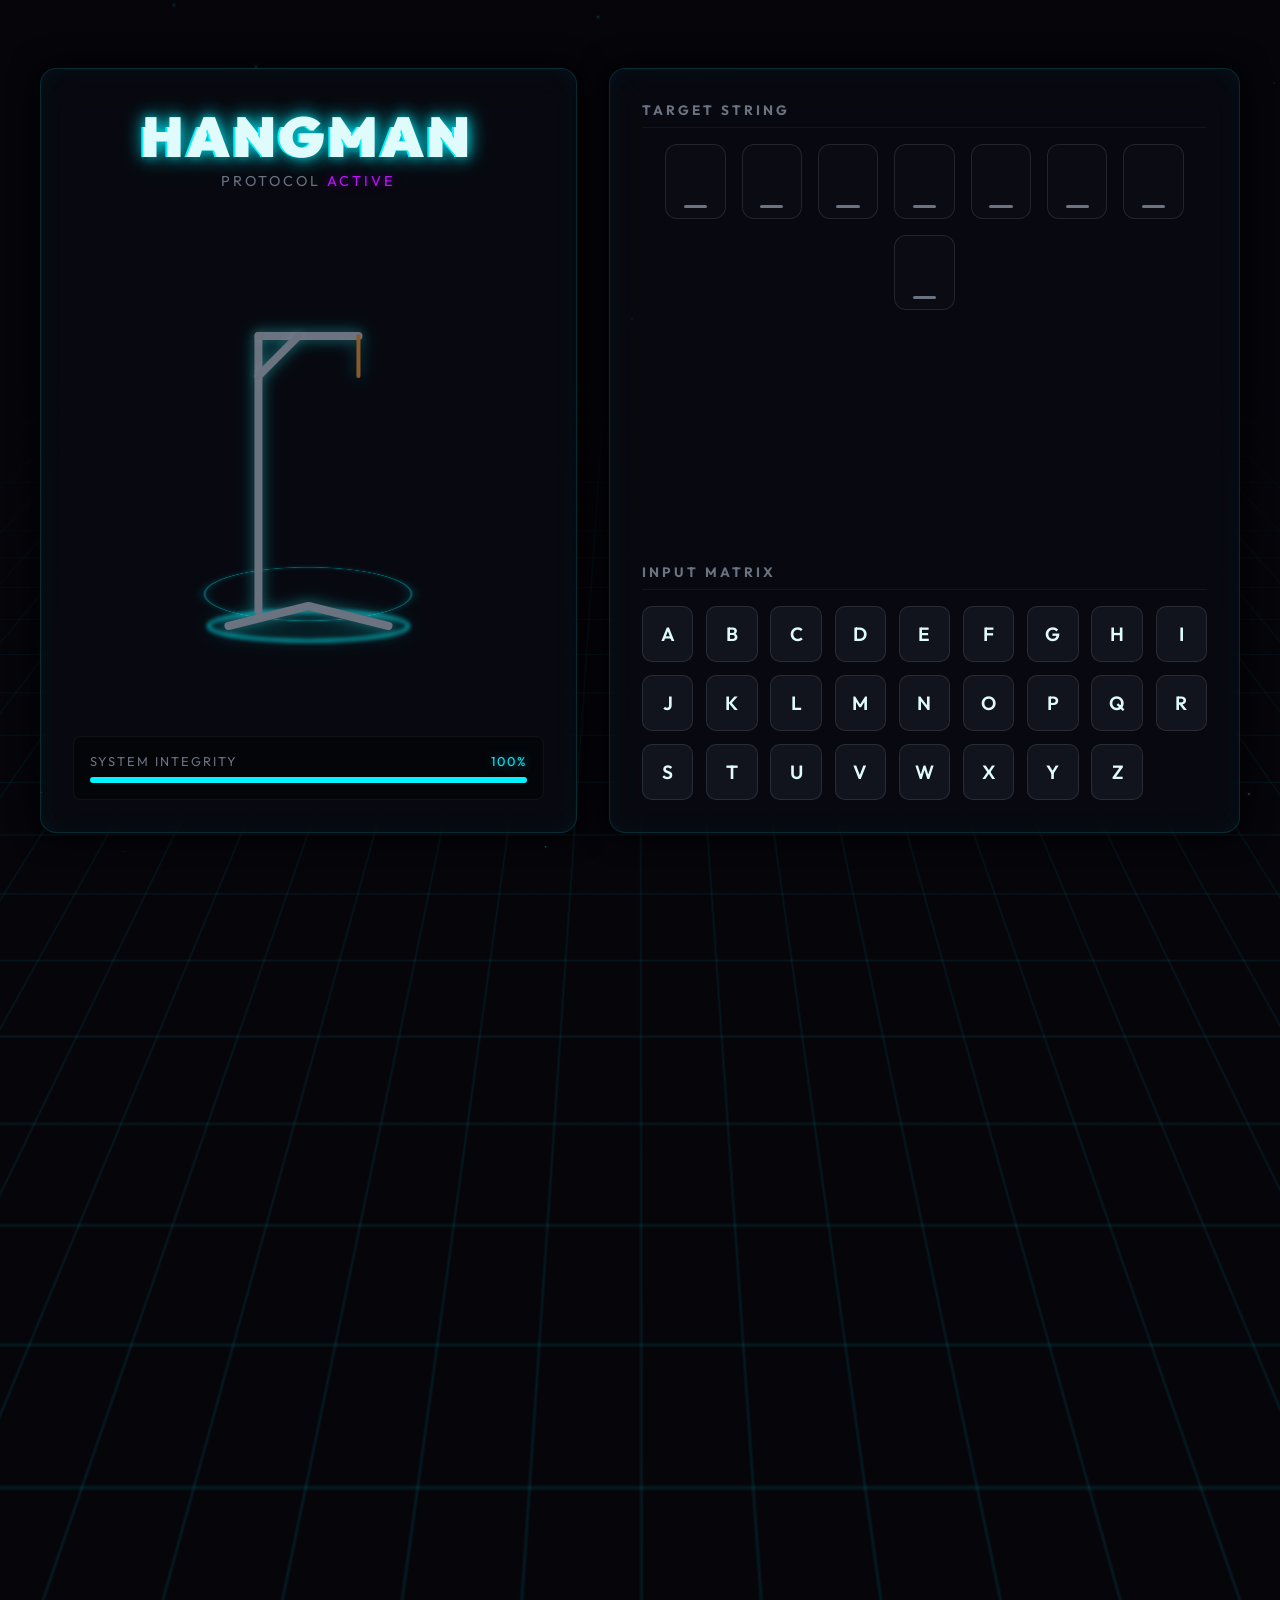
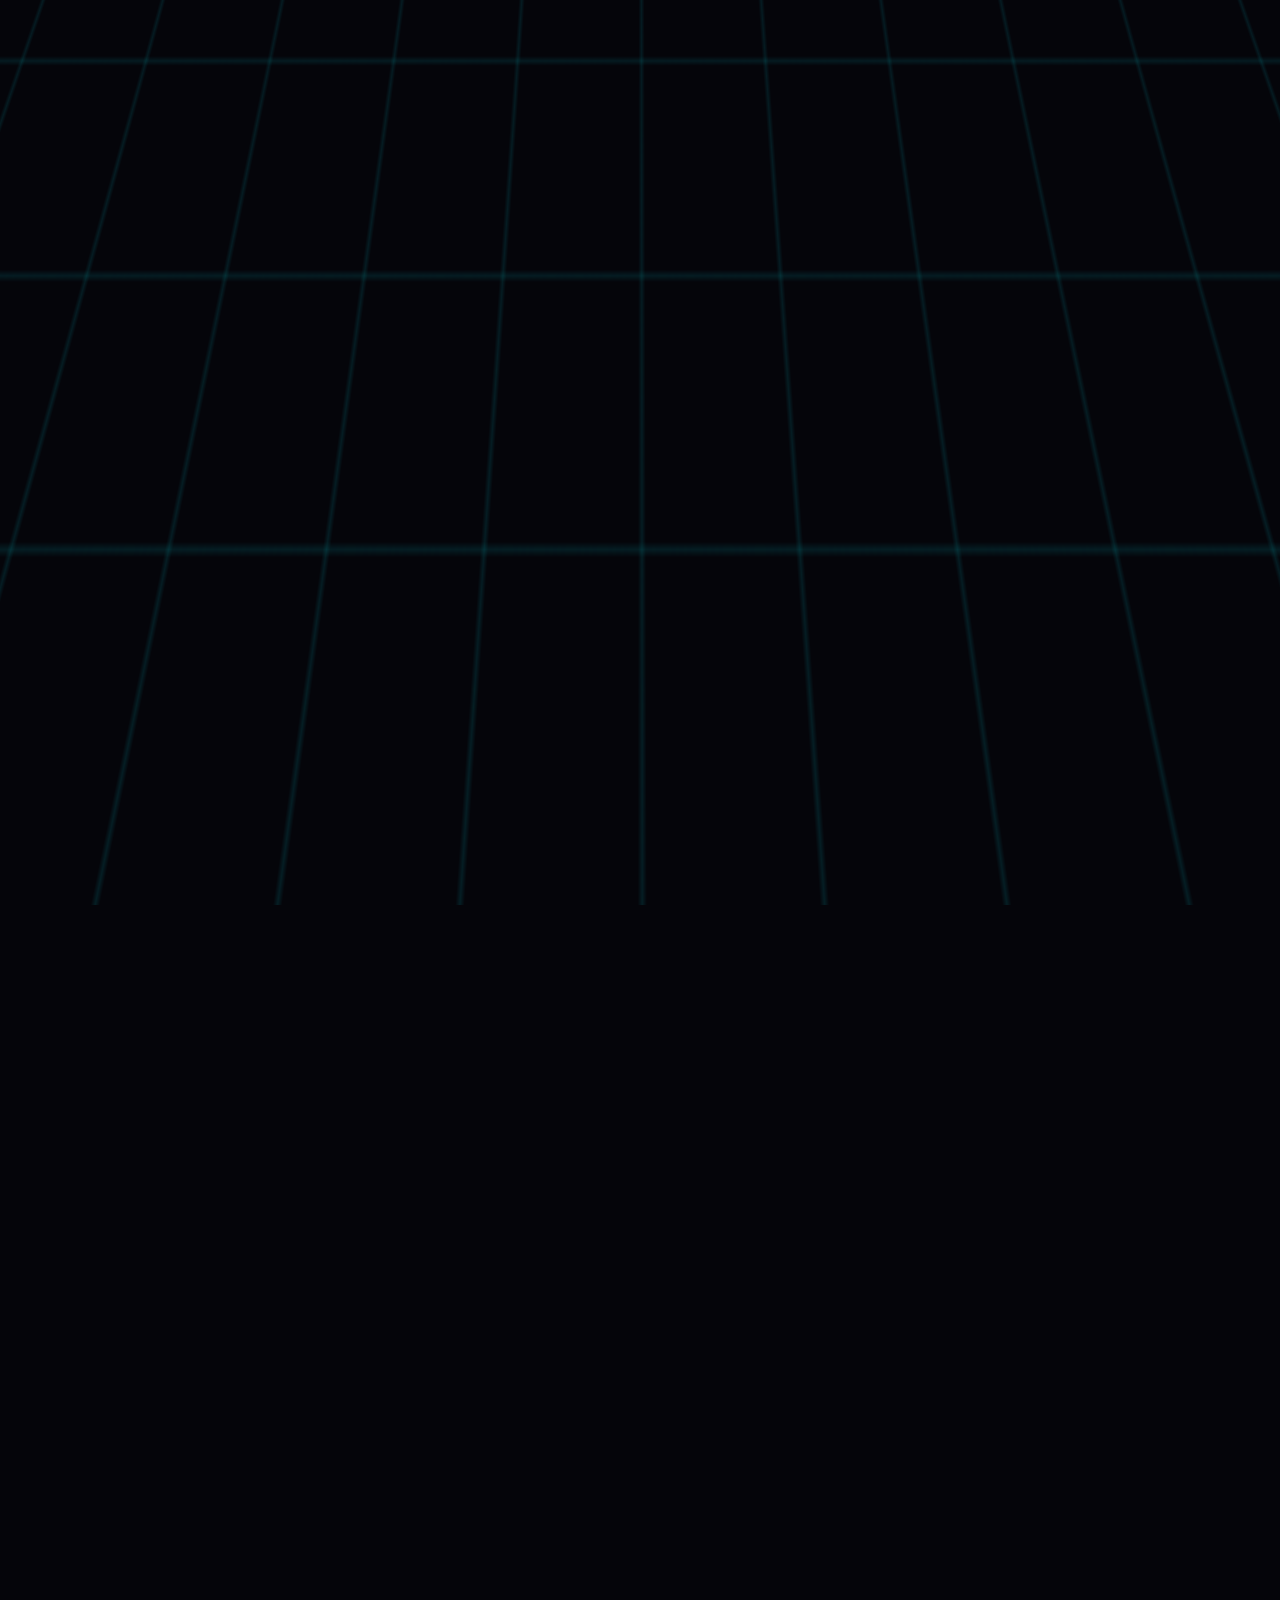
<file: index.html>
<!DOCTYPE html>
<html>
  <head>
    <meta http-equiv="refresh" content="0; url=codealpha_hangman/index.html" />
    <title>Redirecting...</title>
  </head>
  <body>
    <p>If you are not redirected automatically, follow this <a href="codealpha_hangman/index.html">link to the Hangman game</a>.</p>
  </body>
</html>
</file>
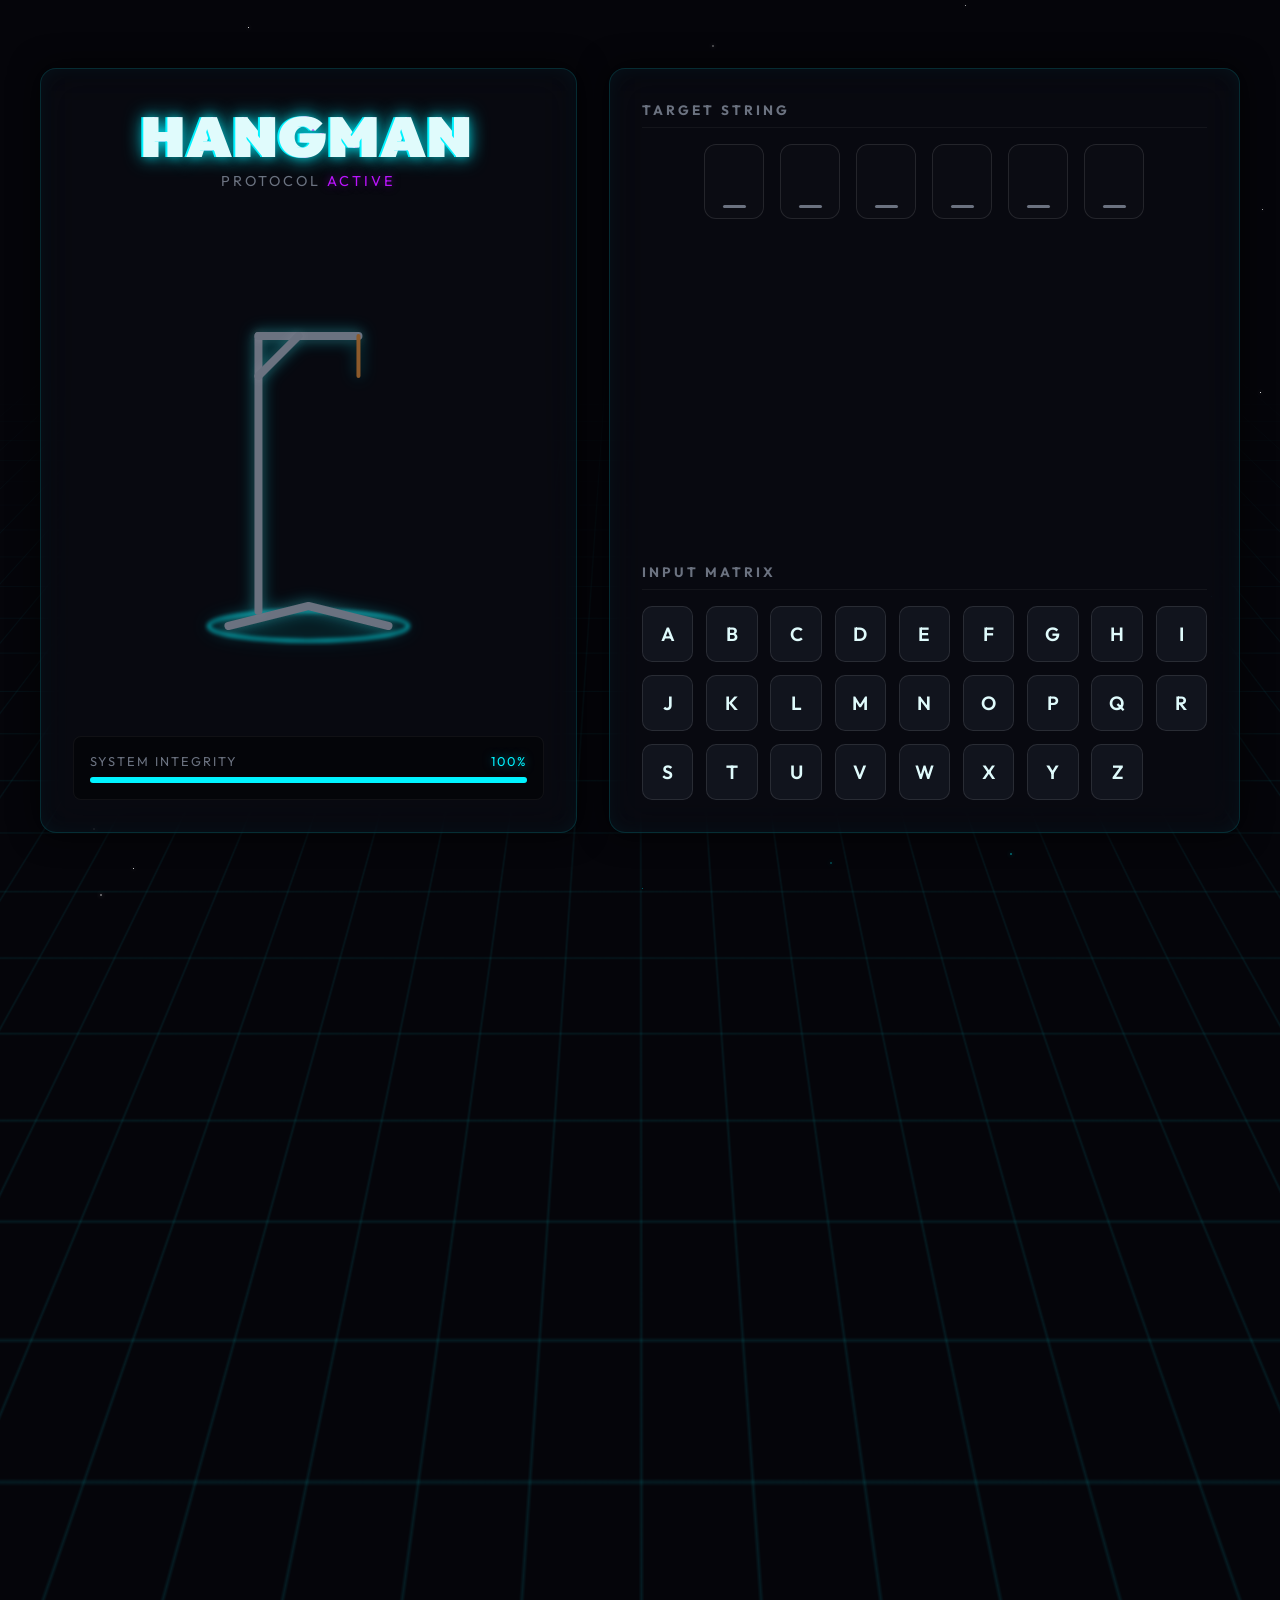
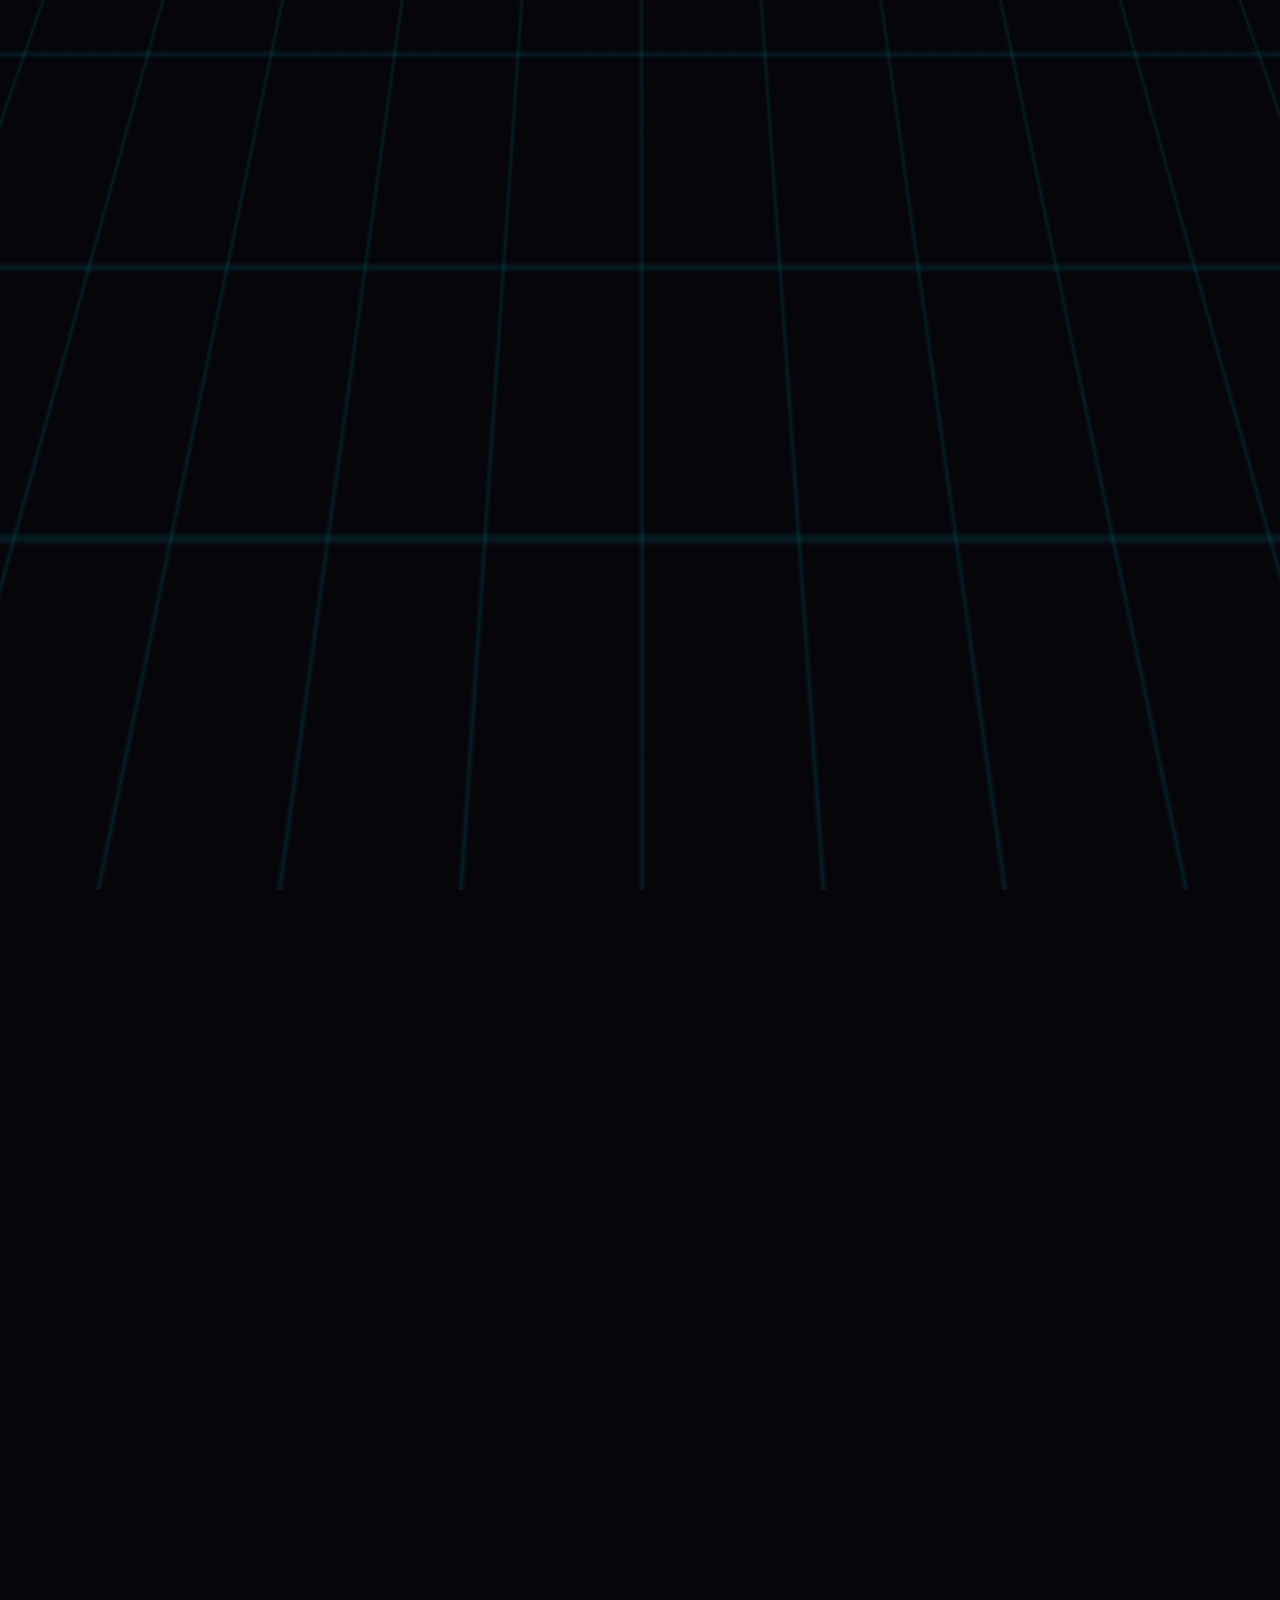
<file: codealpha_hangman/index.html>
<!DOCTYPE html>
<html lang="en">
<head>
    <meta charset="UTF-8">
    <meta name="viewport" content="width=device-width, initial-scale=1.0">
    <title>Neon Hangman Protocol</title>
    <link href="https://fonts.googleapis.com/css2?family=Outfit:wght@300;500;700;900&display=swap" rel="stylesheet">
    <link rel="stylesheet" href="style.css">
</head>
<body>
    <div class="stars" id="stars"></div>
    <div class="grid-bg"></div>

    <main class="game-wrapper" id="game-wrapper">
        <div class="panel left-panel">
            <header>
                <div class="glitch-wrapper">
                    <h1 class="glitch" data-text="HANGMAN">HANGMAN</h1>
                </div>
                <div class="subtitle">PROTOCOL <span class="accent-purple">ACTIVE</span></div>
            </header>

            <div class="visual-container">
                <div class="holo-ring holo-ring-1"></div>
                <div class="holo-ring holo-ring-2"></div>
                <div class="holo-ring holo-ring-3"></div>
                
                <svg class="hangman-svg" viewBox="0 0 300 350" id="hangman-visual">
                    <!-- Base Hologram Platform -->
                    <ellipse cx="150" cy="330" rx="100" ry="15" class="platform" />
                    
                    <!-- Base -->
                    <path d="M70,330 L150,310 L230,330" class="draw-part structure" id="part-base" />
                    <!-- Pole -->
                    <line x1="100" y1="315" x2="100" y2="40" class="draw-part structure" id="part-pole" />
                    <!-- Top -->
                    <line x1="100" y1="40" x2="200" y2="40" class="draw-part structure" id="part-top" />
                    <!-- Support -->
                    <line x1="100" y1="80" x2="140" y2="40" class="draw-part structure" id="part-support" />
                    <!-- Rope -->
                    <line x1="200" y1="40" x2="200" y2="80" class="draw-part rope" id="part-rope" />
                    
                    <!-- Head -->
                    <circle cx="200" cy="110" r="30" class="draw-part hangman-part hide" id="part-0" />
                    <!-- Face details (eyes) -->
                    <line x1="190" y1="105" x2="195" y2="105" class="draw-part hangman-part hide" id="part-0-eye1" stroke-width="2" />
                    <line x1="205" y1="105" x2="210" y2="105" class="draw-part hangman-part hide" id="part-0-eye2" stroke-width="2" />
                    
                    <!-- Body -->
                    <line x1="200" y1="140" x2="200" y2="230" class="draw-part hangman-part hide" id="part-1" />
                    <!-- Left Arm -->
                    <line x1="200" y1="160" x2="150" y2="210" class="draw-part hangman-part hide" id="part-2" />
                    <!-- Right Arm -->
                    <line x1="200" y1="160" x2="250" y2="210" class="draw-part hangman-part hide" id="part-3" />
                    <!-- Left Leg -->
                    <line x1="200" y1="230" x2="160" y2="300" class="draw-part hangman-part hide" id="part-4" />
                    <!-- Right Leg -->
                    <line x1="200" y1="230" x2="240" y2="300" class="draw-part hangman-part hide" id="part-5" />
                </svg>
            </div>

            <div class="system-status">
                <div class="status-header">
                    <span>SYSTEM INTEGRITY</span>
                    <span id="attempts-text" class="accent-teal">100%</span>
                </div>
                <div class="health-track">
                    <div class="health-fill" id="health-bar"></div>
                </div>
            </div>
        </div>

        <div class="panel right-panel">
            <div class="word-section">
                <h3 class="section-title">TARGET STRING</h3>
                <div class="word-reveal" id="word-display">
                    <!-- Word boxes injected by JS -->
                </div>
            </div>

            <div class="keyboard-section">
                <h3 class="section-title">INPUT MATRIX</h3>
                <div class="keyboard" id="keyboard">
                    <!-- Keyboard injected by JS -->
                </div>
            </div>
        </div>
    </main>

    <!-- Overlay for Win/Loss -->
    <div class="fullscreen-overlay hide" id="game-modal">
        <div class="modal-box">
            <div class="deco-line top"></div>
            <h2 id="modal-title" class="neon-text">HACK SUCCESSFUL</h2>
            <p id="modal-message">The encrypted payload was: <span id="modal-word" class="highlight"></span></p>
            <button class="cyber-btn" id="btn-restart">
                <span>INITIALIZE REBOOT</span>
            </button>
            <div class="deco-line bottom"></div>
        </div>
    </div>

    <script src="script.js"></script>
</body>
</html>
</file>
<file: codealpha_hangman/style.css>
:root {
    --bg-dark: #05050A;
    --panel-bg: rgba(10, 12, 20, 0.6);
    --panel-border: rgba(0, 243, 255, 0.15);
    
    --neon-teal: #00f3ff;
    --neon-teal-glow: rgba(0, 243, 255, 0.5);
    
    --neon-purple: #bc13fe;
    --neon-purple-glow: rgba(188, 19, 254, 0.5);
    
    --neon-red: #ff0055;
    --neon-red-glow: rgba(255, 0, 85, 0.5);
    
    --neon-green: #00ff66;
    --neon-green-glow: rgba(0, 255, 102, 0.5);

    --text-main: #e0fbfc;
    --text-muted: #6b7280;
}

* {
    margin: 0;
    padding: 0;
    box-sizing: border-box;
    font-family: 'Outfit', sans-serif;
}

body {
    background-color: var(--bg-dark);
    color: var(--text-main);
    min-height: 100vh;
    display: flex;
    justify-content: center;
    align-items: center;
    overflow: hidden;
    position: relative;
    perspective: 1000px;
}

/* Background Effects */
.stars {
    position: absolute;
    width: 100%; height: 100%;
    background: transparent;
    z-index: 0;
}

.grid-bg {
    position: absolute;
    width: 200%; height: 200%;
    bottom: -50%; left: -50%;
    background-image: 
        linear-gradient(rgba(0, 243, 255, 0.1) 1px, transparent 1px),
        linear-gradient(90deg, rgba(0, 243, 255, 0.1) 1px, transparent 1px);
    background-size: 40px 40px;
    transform: rotateX(60deg);
    z-index: 0;
    animation: gridMove 20s linear infinite;
    pointer-events: none;
    mask-image: linear-gradient(to top, rgba(0,0,0,1) 0%, rgba(0,0,0,0) 60%);
    -webkit-mask-image: linear-gradient(to top, rgba(0,0,0,1) 0%, rgba(0,0,0,0) 60%);
}

@keyframes gridMove {
    0% { transform: rotateX(60deg) translateY(0); }
    100% { transform: rotateX(60deg) translateY(40px); }
}

/* Main Layout */
.game-wrapper {
    position: relative;
    z-index: 10;
    display: flex;
    gap: 2rem;
    width: 95%;
    max-width: 1200px;
    height: 85vh;
}

.panel {
    background: var(--panel-bg);
    backdrop-filter: blur(20px);
    -webkit-backdrop-filter: blur(20px);
    border: 1px solid var(--panel-border);
    border-radius: 16px;
    padding: 2rem;
    box-shadow: 0 0 30px rgba(0,0,0,0.8), inset 0 0 20px rgba(0, 243, 255, 0.05);
    display: flex;
    flex-direction: column;
}

.left-panel {
    flex: 1;
    position: relative;
    overflow: hidden;
}

.right-panel {
    flex: 1.2;
    justify-content: space-between;
}

/* Typography & Headers */
header { margin-bottom: 1rem; text-align: center; }

.glitch-wrapper { position: relative; }

.glitch {
    font-size: 3.5rem;
    font-weight: 900;
    color: var(--text-main);
    text-shadow: 0 0 10px var(--neon-teal-glow), 0 0 20px var(--neon-teal);
    letter-spacing: 4px;
    position: relative;
}

.glitch::before, .glitch::after {
    content: attr(data-text);
    position: absolute;
    top: 0; left: 0;
    width: 100%; height: 100%;
}
.glitch::before {
    left: 2px;
    text-shadow: -2px 0 var(--neon-purple);
    animation: glitch-anim 2s infinite linear alternate-reverse;
}
.glitch::after {
    left: -2px;
    text-shadow: -2px 0 var(--neon-teal);
    animation: glitch-anim-2 3s infinite linear alternate-reverse;
}

@keyframes glitch-anim {
    0% { clip: rect(24px, 9999px, 11px, 0); }
    20% { clip: rect(85px, 9999px, 98px, 0); }
    40% { clip: rect(32px, 9999px, 55px, 0); }
    60% { clip: rect(12px, 9999px, 89px, 0); }
    80% { clip: rect(65px, 9999px, 23px, 0); }
    100% { clip: rect(93px, 9999px, 45px, 0); }
}
@keyframes glitch-anim-2 {
    0% { clip: rect(65px, 9999px, 100px, 0); }
    20% { clip: rect(10px, 9999px, 44px, 0); }
    40% { clip: rect(89px, 9999px, 21px, 0); }
    60% { clip: rect(43px, 9999px, 76px, 0); }
    80% { clip: rect(22px, 9999px, 88px, 0); }
    100% { clip: rect(55px, 9999px, 12px, 0); }
}

.subtitle {
    font-size: 0.9rem;
    letter-spacing: 3px;
    color: var(--text-muted);
}
.accent-purple { color: var(--neon-purple); text-shadow: 0 0 8px var(--neon-purple-glow); }
.accent-teal { color: var(--neon-teal); text-shadow: 0 0 8px var(--neon-teal-glow); }

/* Hologram Visual Area */
.visual-container {
    flex-grow: 1;
    display: flex;
    justify-content: center;
    align-items: center;
    position: relative;
    margin: 2rem 0;
}

.holo-ring {
    position: absolute;
    bottom: 0;
    border-radius: 50%;
    border: 2px solid var(--neon-teal);
    box-shadow: 0 0 15px var(--neon-teal-glow), inset 0 0 15px var(--neon-teal-glow);
    opacity: 0;
    transform: rotateX(75deg);
}
.holo-ring-1 { width: 220px; height: 220px; animation: pulseRing 3s infinite 0s; }
.holo-ring-2 { width: 180px; height: 180px; animation: pulseRing 3s infinite 1s; }
.holo-ring-3 { width: 140px; height: 140px; animation: pulseRing 3s infinite 2s; }

@keyframes pulseRing {
    0% { transform: rotateX(75deg) scale(0.8); opacity: 0; }
    50% { opacity: 0.5; }
    100% { transform: rotateX(75deg) scale(1.2); opacity: 0; }
}

.hangman-svg {
    height: 100%;
    width: 100%;
    max-height: 350px;
    position: relative;
    z-index: 2;
    filter: drop-shadow(0 0 8px rgba(0, 243, 255, 0.4));
}

.platform {
    fill: rgba(0, 243, 255, 0.05);
    stroke: var(--neon-teal);
    stroke-width: 2;
    filter: blur(2px);
}

.draw-part {
    fill: none;
    stroke-linecap: round;
    stroke-linejoin: round;
}

.structure {
    stroke: var(--text-muted);
    stroke-width: 8;
    filter: drop-shadow(0 0 5px rgba(255,255,255,0.1));
}

.rope {
    stroke: #8b5a2b;
    stroke-width: 4;
}

.hangman-part {
    stroke: var(--neon-red);
    stroke-width: 6;
    filter: drop-shadow(0 0 8px var(--neon-red-glow));
    stroke-dasharray: 500;
    stroke-dashoffset: 0;
    transition: stroke-dashoffset 0.6s cubic-bezier(0.175, 0.885, 0.32, 1.275), opacity 0.3s;
}

.hangman-part.hide {
    stroke-dashoffset: 500;
    opacity: 0;
}

/* System Status */
.system-status {
    width: 100%;
    background: rgba(0,0,0,0.4);
    padding: 1rem;
    border-radius: 8px;
    border: 1px solid rgba(255,255,255,0.05);
}

.status-header {
    display: flex;
    justify-content: space-between;
    font-size: 0.8rem;
    letter-spacing: 2px;
    margin-bottom: 0.5rem;
    color: var(--text-muted);
}

.health-track {
    width: 100%; height: 6px;
    background: #111;
    border-radius: 3px;
    overflow: hidden;
}

.health-fill {
    height: 100%; width: 100%;
    background: var(--neon-teal);
    box-shadow: 0 0 10px var(--neon-teal-glow);
    transition: width 0.4s ease, background 0.4s ease;
}

.health-fill.warning {
    background: var(--neon-red);
    box-shadow: 0 0 10px var(--neon-red-glow);
}

/* Right Panel: Word & Keyboard */
.section-title {
    font-size: 0.85rem;
    letter-spacing: 3px;
    color: var(--text-muted);
    margin-bottom: 1rem;
    border-bottom: 1px solid rgba(255,255,255,0.05);
    padding-bottom: 0.5rem;
}

.word-reveal {
    display: flex;
    gap: 1rem;
    flex-wrap: wrap;
    justify-content: center;
    margin-bottom: 2rem;
    min-height: 80px;
}

.letter-box {
    width: 60px; height: 75px;
    background: rgba(255,255,255,0.02);
    border: 1px solid rgba(255,255,255,0.1);
    border-radius: 12px;
    display: flex;
    justify-content: center;
    align-items: center;
    font-size: 2.5rem;
    font-weight: 700;
    text-transform: uppercase;
    color: transparent;
    transition: all 0.4s cubic-bezier(0.34, 1.56, 0.64, 1);
    position: relative;
    overflow: hidden;
}

.letter-box::before {
    content: '';
    position: absolute;
    bottom: 10px; width: 40%; height: 3px;
    background: var(--text-muted);
    border-radius: 2px;
    transition: opacity 0.3s;
}

.letter-box.revealed {
    background: rgba(0, 243, 255, 0.05);
    border-color: var(--neon-teal);
    color: var(--text-main);
    text-shadow: 0 0 15px var(--neon-teal-glow);
    transform: translateY(-8px) scale(1.05);
    box-shadow: 0 10px 20px rgba(0,0,0,0.5), inset 0 0 15px rgba(0, 243, 255, 0.1);
}

.letter-box.revealed::before { opacity: 0; }

.letter-box.revealed.correct-anim {
    animation: flashSuccess 0.5s ease;
}

@keyframes flashSuccess {
    0% { transform: scale(1); }
    50% { transform: scale(1.2); box-shadow: 0 0 30px var(--neon-teal); }
    100% { transform: scale(1.05); }
}

/* Keyboard */
.keyboard {
    display: grid;
    grid-template-columns: repeat(auto-fit, minmax(50px, 1fr));
    gap: 0.8rem;
    margin-top: 1rem;
}

.key {
    background: rgba(20, 24, 34, 0.8);
    border: 1px solid rgba(255,255,255,0.1);
    color: var(--text-main);
    padding: 15px 0;
    border-radius: 10px;
    font-size: 1.2rem;
    font-weight: 600;
    cursor: pointer;
    transition: all 0.2s ease;
    user-select: none;
    position: relative;
    overflow: hidden;
}

.key::after {
    content: '';
    position: absolute;
    top: 0; left: -100%; width: 50%; height: 100%;
    background: linear-gradient(90deg, transparent, rgba(255,255,255,0.1), transparent);
    transition: 0.5s;
}

.key:hover:not(:disabled) {
    background: rgba(30, 36, 50, 0.9);
    border-color: var(--neon-purple);
    box-shadow: 0 0 15px var(--neon-purple-glow);
    transform: translateY(-3px);
}

.key:hover:not(:disabled)::after {
    left: 100%;
}

.key:active:not(:disabled) {
    transform: translateY(1px);
}

.key:disabled {
    cursor: not-allowed;
    opacity: 0.3;
}

.key.correct {
    background: rgba(0, 255, 102, 0.1);
    border-color: var(--neon-green);
    color: var(--neon-green);
    text-shadow: 0 0 10px var(--neon-green-glow);
    box-shadow: 0 0 15px var(--neon-green-glow);
    opacity: 1;
}

.key.wrong {
    background: transparent;
    border-color: transparent;
    color: var(--text-muted);
    box-shadow: inset 0 0 10px rgba(0,0,0,0.5);
    opacity: 0.4;
}

/* Modal / Win Loss */
.fullscreen-overlay {
    position: fixed;
    top: 0; left: 0; width: 100%; height: 100%;
    background: rgba(0,0,0,0.85);
    backdrop-filter: blur(15px);
    -webkit-backdrop-filter: blur(15px);
    display: flex;
    justify-content: center;
    align-items: center;
    z-index: 100;
    transition: opacity 0.4s ease;
}

.fullscreen-overlay.hide {
    opacity: 0;
    pointer-events: none;
}

.modal-box {
    background: var(--bg-dark);
    border: 1px solid var(--panel-border);
    padding: 4rem;
    border-radius: 24px;
    text-align: center;
    box-shadow: 0 20px 50px rgba(0,0,0,0.9), inset 0 0 30px rgba(0, 243, 255, 0.1);
    transform: scale(1) translateY(0);
    transition: 0.5s cubic-bezier(0.34, 1.56, 0.64, 1);
    position: relative;
    overflow: hidden;
}

.fullscreen-overlay.hide .modal-box {
    transform: scale(0.8) translateY(50px);
}

.deco-line {
    position: absolute;
    height: 4px; width: 100%;
    left: 0;
    background: var(--neon-teal);
    box-shadow: 0 0 15px var(--neon-teal-glow);
}
.deco-line.top { top: 0; }
.deco-line.bottom { bottom: 0; }

.neon-text {
    font-size: 3rem;
    margin-bottom: 1rem;
    font-weight: 900;
    letter-spacing: 4px;
}

.modal-box.win .neon-text { color: var(--neon-green); text-shadow: 0 0 20px var(--neon-green-glow); }
.modal-box.win .deco-line { background: var(--neon-green); box-shadow: 0 0 15px var(--neon-green-glow); }
.modal-box.win .cyber-btn { border-color: var(--neon-green); color: var(--neon-green); }

.modal-box.lose .neon-text { color: var(--neon-red); text-shadow: 0 0 20px var(--neon-red-glow); }
.modal-box.lose .deco-line { background: var(--neon-red); box-shadow: 0 0 15px var(--neon-red-glow); }
.modal-box.lose .cyber-btn { border-color: var(--neon-red); color: var(--neon-red); }

#modal-message {
    font-size: 1.2rem;
    color: var(--text-muted);
    margin-bottom: 3rem;
}

.highlight {
    color: var(--text-main);
    font-weight: 800;
    font-size: 1.4rem;
    letter-spacing: 2px;
}

.cyber-btn {
    background: transparent;
    border: 2px solid var(--neon-teal);
    color: var(--neon-teal);
    padding: 15px 40px;
    font-size: 1.1rem;
    font-weight: 700;
    letter-spacing: 2px;
    border-radius: 8px;
    cursor: pointer;
    transition: 0.3s;
    position: relative;
    overflow: hidden;
}

.cyber-btn:hover {
    background: var(--neon-teal);
    color: #000;
    box-shadow: 0 0 30px var(--neon-teal-glow);
}
.modal-box.win .cyber-btn:hover {
    background: var(--neon-green); color: #000; box-shadow: 0 0 30px var(--neon-green-glow);
}
.modal-box.lose .cyber-btn:hover {
    background: var(--neon-red); color: #000; box-shadow: 0 0 30px var(--neon-red-glow);
}

/* Animations */
.shake {
    animation: shakeAnim 0.4s cubic-bezier(.36,.07,.19,.97) both;
}

@keyframes shakeAnim {
    10%, 90% { transform: translate3d(-2px, 0, 0); }
    20%, 80% { transform: translate3d(4px, 0, 0); }
    30%, 50%, 70% { transform: translate3d(-6px, 0, 0); }
    40%, 60% { transform: translate3d(6px, 0, 0); }
}

/* Responsiveness */
@media (max-width: 900px) {
    .game-wrapper {
        flex-direction: column;
        height: auto;
        padding: 1rem 0;
    }
    .panel { padding: 1.5rem; }
    .hangman-svg { max-height: 200px; }
    .letter-box { width: 40px; height: 50px; font-size: 1.5rem; }
    .glitch { font-size: 2.5rem; }
}
</file>
